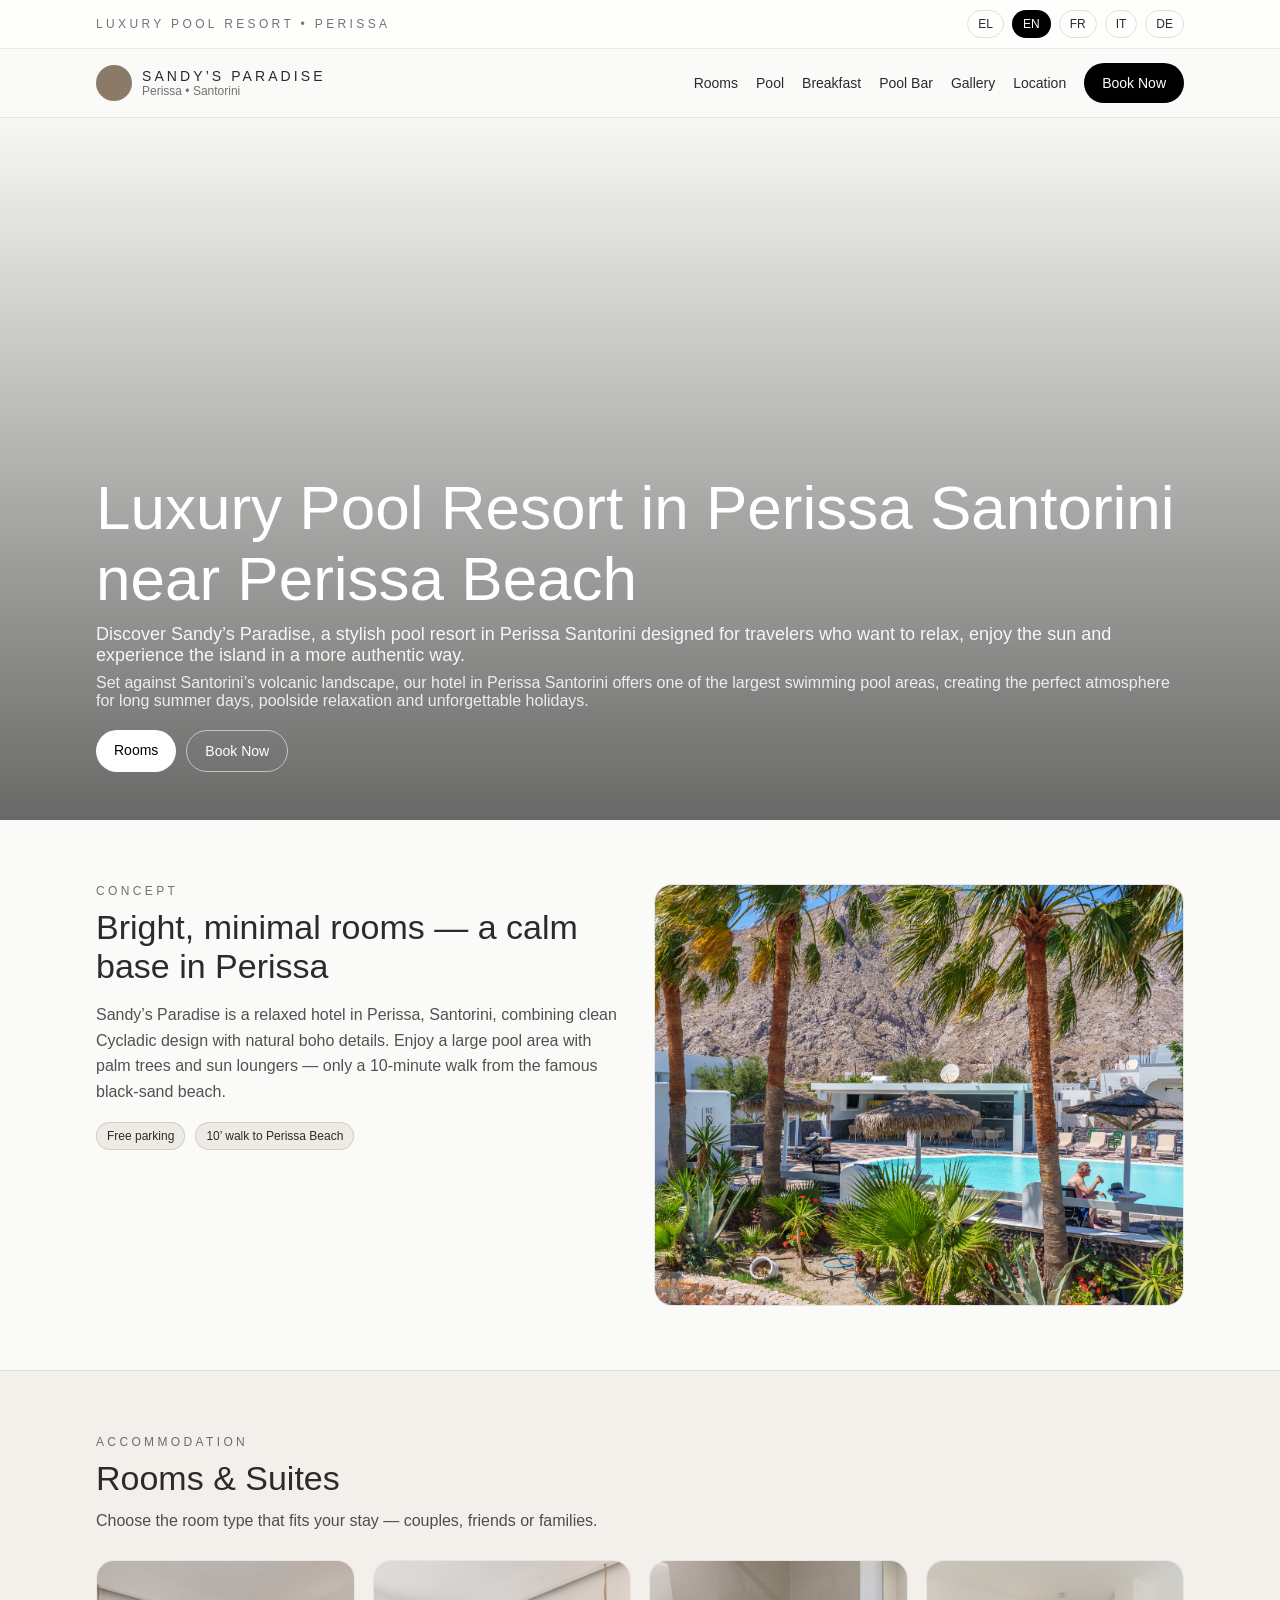
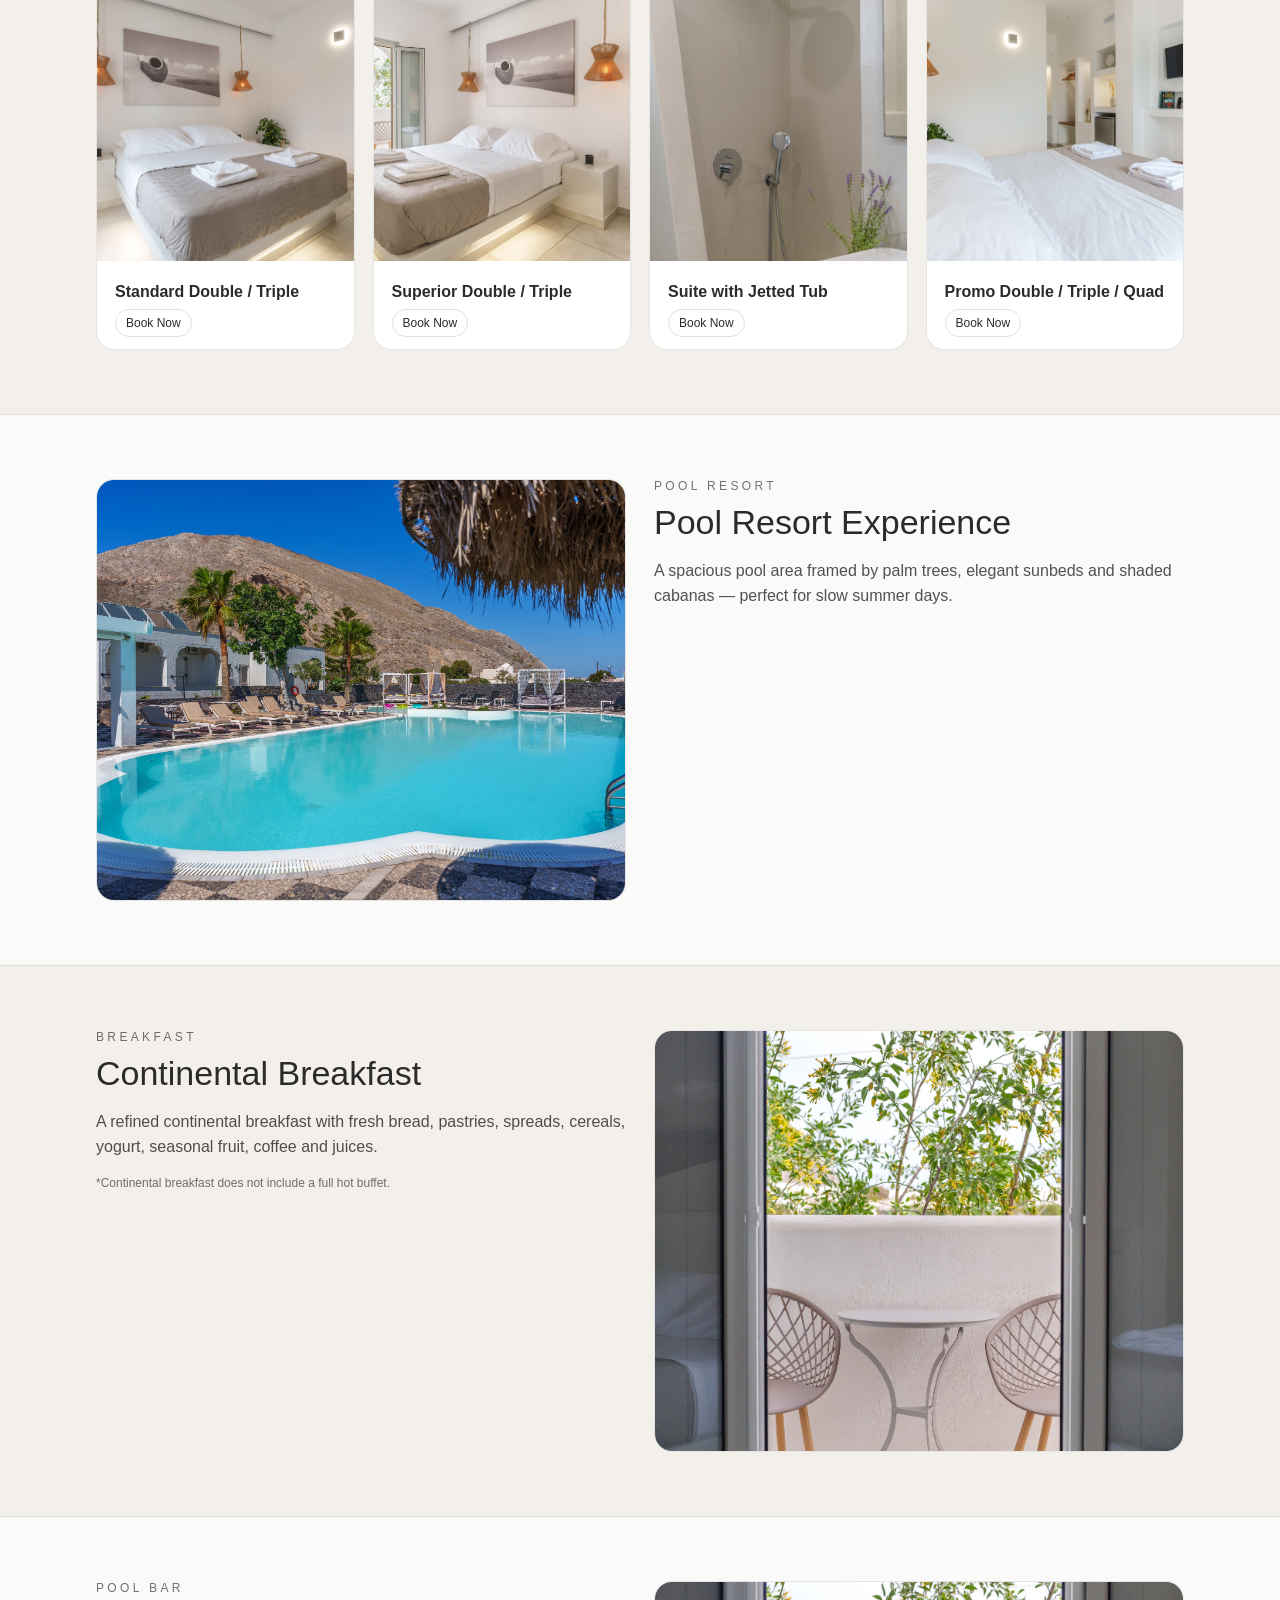
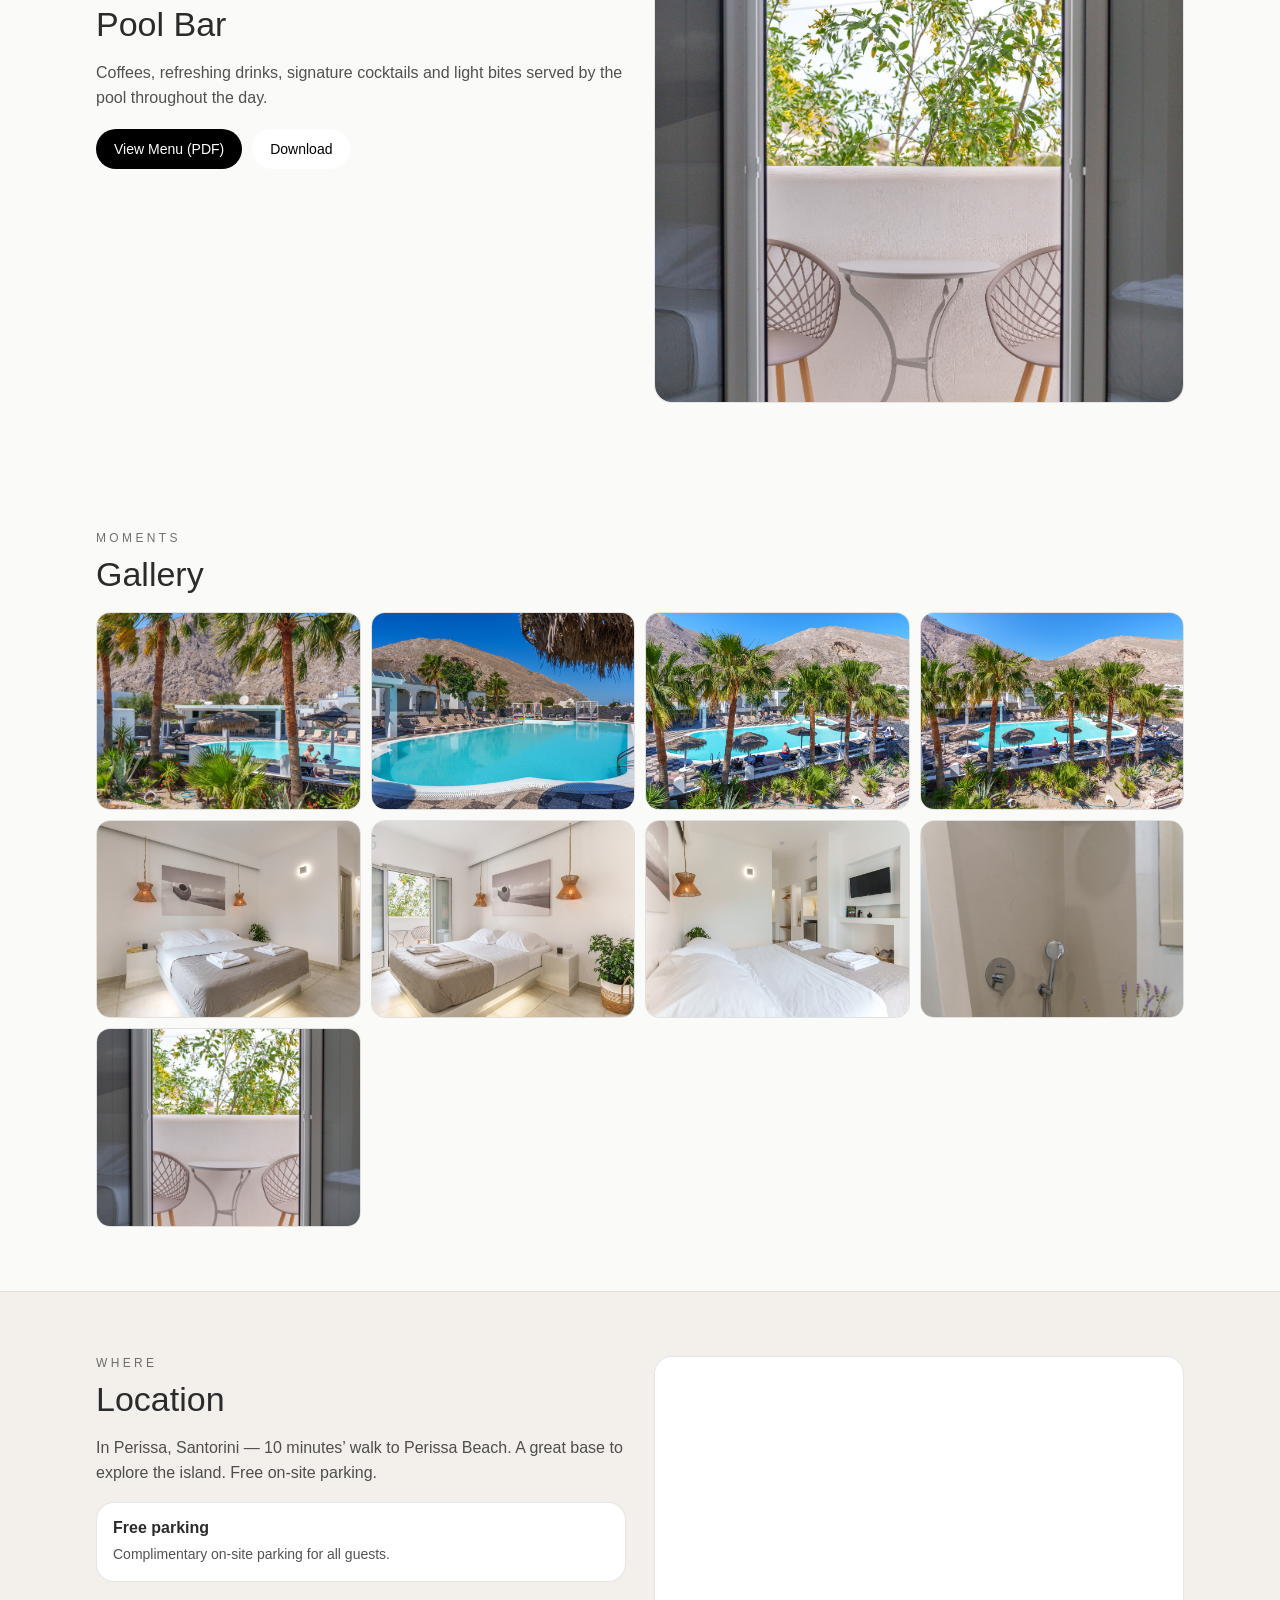
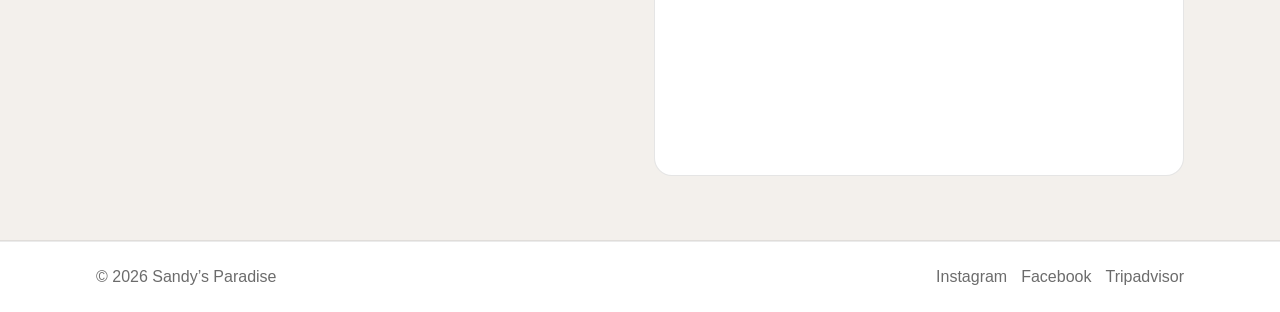
<file: index.html>
<!doctype html><html lang="en"><head><meta charset="utf-8"/><meta name="viewport" content="width=device-width, initial-scale=1"/><title>Sandy's Paradise</title><link rel="stylesheet" href="styles.css"/></head><body><div id="app"></div><script src="app.js"></script></body></html>
</file>
<file: styles.css>
:root{--sand:#EFEAE3;--soft:#FAFAF8;--taupe:#8C7A68;--char:#2B2B2B;--muted:#6E6E6E}*{box-sizing:border-box}html{scroll-behavior:smooth}body{margin:0;font-family:Arial,Helvetica,sans-serif;background:var(--soft);color:var(--char)}a{text-decoration:none;color:inherit}.container{max-width:1120px;margin:0 auto;padding:0 16px}.top{border-bottom:1px solid rgba(0,0,0,.08);background:rgba(255,255,255,.75)}.top .container{display:flex;justify-content:space-between;align-items:center;padding:10px 16px}.langs{display:flex;gap:8px;flex-wrap:wrap}.pill{font-size:12px;padding:6px 10px;border:1px solid rgba(0,0,0,.12);border-radius:999px}.pill.active{background:#000;color:#fff}header{position:sticky;top:0;z-index:20;background:rgba(250,250,248,.88);backdrop-filter:blur(8px);border-bottom:1px solid rgba(0,0,0,.08)}header .container{display:flex;justify-content:space-between;align-items:center;padding:14px 16px}nav{display:none;gap:18px;align-items:center;font-size:14px}@media(min-width:900px){nav{display:flex}}.btn{display:inline-block;padding:12px 18px;border-radius:999px;font-size:14px}.btn.dark{background:#000;color:#fff}.btn.light{background:#fff;color:#000}.btn.outline{border:1px solid rgba(255,255,255,.55);color:#fff}.hero{position:relative;height:78vh;overflow:hidden}.hero .slide{position:absolute;inset:0;opacity:0;animation:fade 36s infinite}.hero .slide img{width:100%;height:100%;object-fit:cover}.hero .slide:nth-child(1){animation-delay:0s}.hero .slide:nth-child(2){animation-delay:6s}.hero .slide:nth-child(3){animation-delay:12s}.hero .slide:nth-child(4){animation-delay:18s}.hero .slide:nth-child(5){animation-delay:24s}.hero .slide:nth-child(6){animation-delay:30s}@keyframes fade{0%{opacity:0}5%{opacity:1}25%{opacity:1}30%{opacity:0}100%{opacity:0}}.hero:after{content:"";position:absolute;inset:0;background:linear-gradient(to top, rgba(0,0,0,.58), rgba(239,234,227,.18))}.heroContent{position:absolute;left:0;right:0;bottom:48px;z-index:2;color:#fff}.hero h1{margin:0;font-size:clamp(34px,5vw,62px);font-weight:300}.hero .sub{margin-top:10px;font-size:clamp(15px,2vw,18px);opacity:.92}.hero .chips{margin-top:8px;font-size:clamp(13px,1.6vw,16px);opacity:.86}section{padding:64px 0}.label{font-size:12px;letter-spacing:.28em;text-transform:uppercase;color:rgba(0,0,0,.55)}h2{margin:10px 0 0;font-size:34px;font-weight:300}.muted{color:rgba(0,0,0,.68);line-height:1.6}.grid2{display:grid;gap:28px}@media(min-width:900px){.grid2{grid-template-columns:1fr 1fr}}.card{background:#fff;border:1px solid rgba(0,0,0,.10);border-radius:18px;overflow:hidden}.card img{width:100%;height:420px;object-fit:cover;display:block}.sand{background:rgba(239,234,227,.55);border-top:1px solid rgba(0,0,0,.08);border-bottom:1px solid rgba(0,0,0,.08)}.roomGrid{display:grid;grid-template-columns:repeat(auto-fit,minmax(250px,1fr));gap:18px;margin-top:26px}.roomCard{background:#fff;border:1px solid rgba(0,0,0,.10);border-radius:18px;overflow:hidden}.roomCard img{width:100%;height:300px;object-fit:cover}.pad{padding:18px}.gallery{display:grid;grid-template-columns:repeat(2,1fr);gap:10px;margin-top:18px}@media(min-width:900px){.gallery{grid-template-columns:repeat(4,1fr)}}.gallery img{width:100%;aspect-ratio:4/3;object-fit:cover;border-radius:14px;border:1px solid rgba(0,0,0,.10)}footer{border-top:1px solid rgba(0,0,0,.08);padding:26px 0;background:#fff;color:rgba(0,0,0,.58)}
</file>
